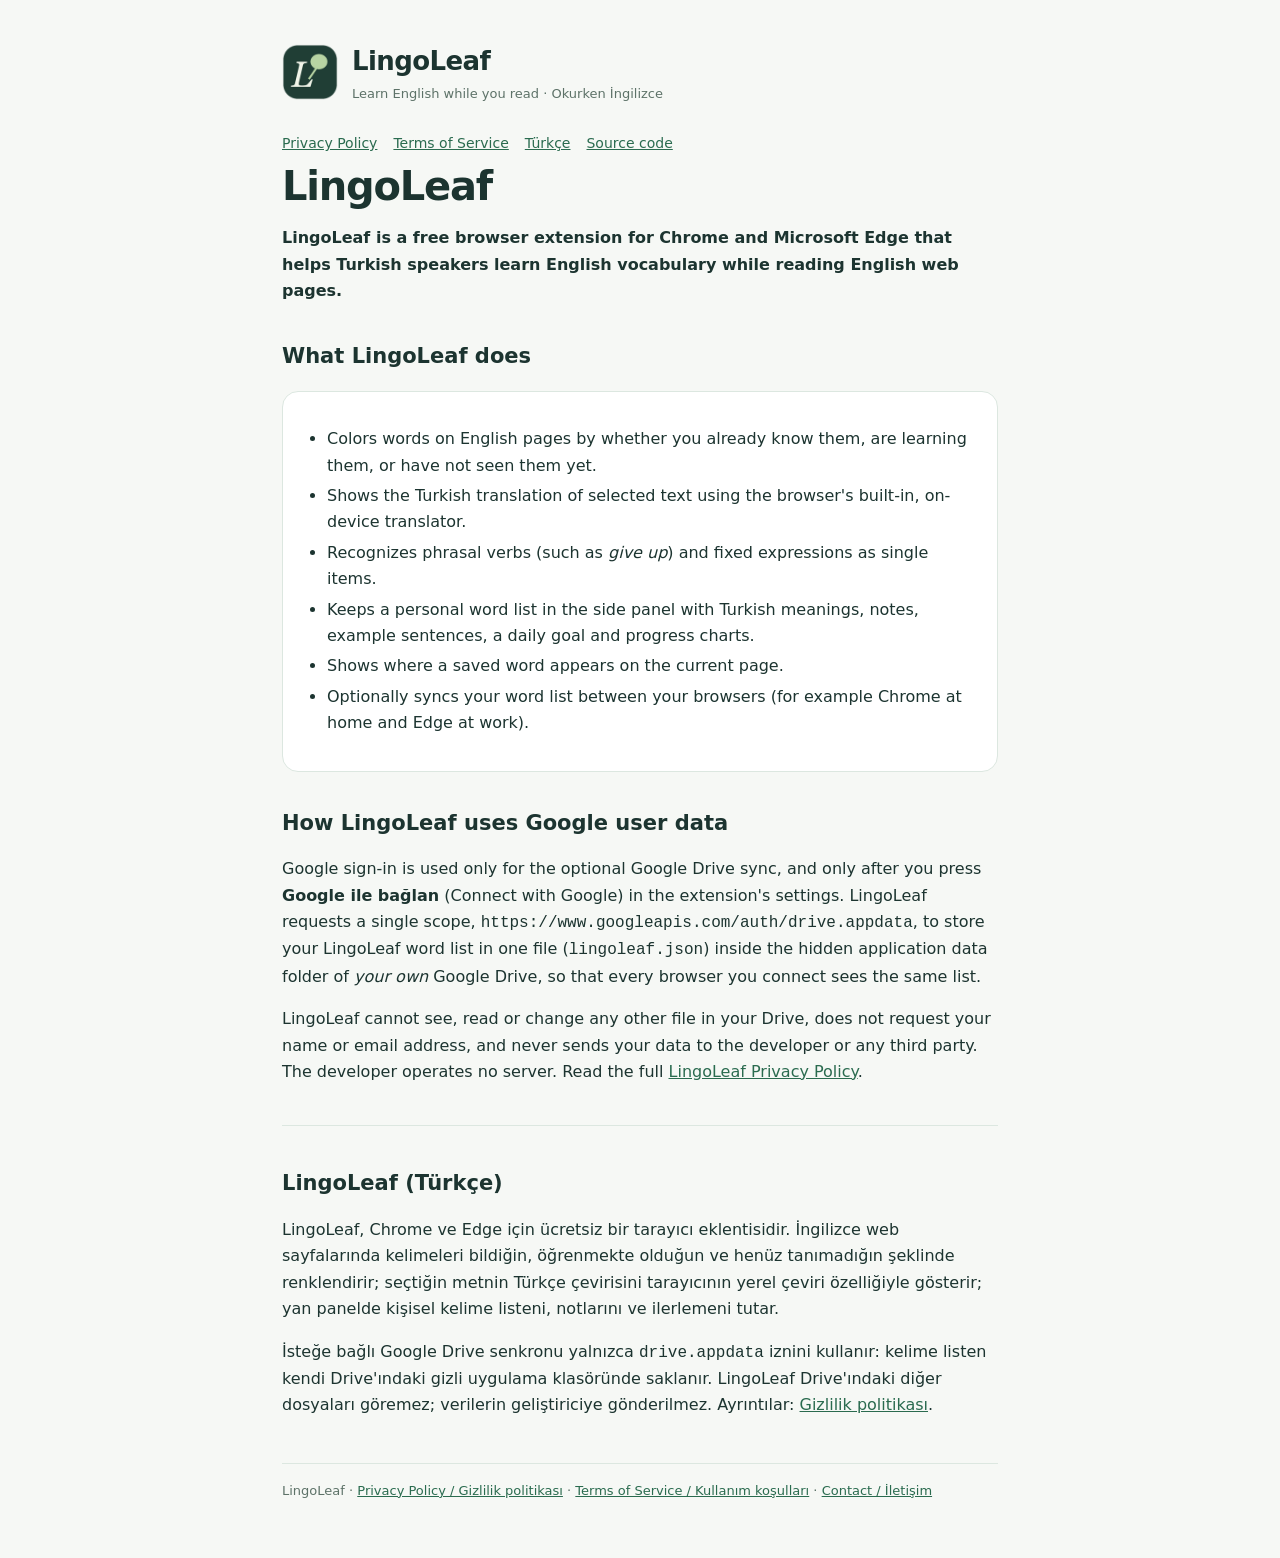
<file: docs/index.html>
<!DOCTYPE html>
<html lang="en">
<head>
<meta charset="utf-8">
<meta name="viewport" content="width=device-width, initial-scale=1">
<meta name="google-site-verification" content="_SgmbjBTtyTGB5DwlBCYhOKNVDYIsIMRwzYBQDJRFKg" />
<title>LingoLeaf</title>
<meta name="description" content="LingoLeaf is a browser extension for Chrome and Edge that helps you learn English vocabulary while you read web pages.">
<link rel="icon" href="icon.png">
<link rel="stylesheet" href="style.css">
</head>
<body>
<main>
<header><img src="icon.png" alt="LingoLeaf logo"><div><b>LingoLeaf</b><small>Learn English while you read · Okurken İngilizce</small></div></header>
<nav><a href="privacy.html">Privacy Policy</a><a href="terms.html">Terms of Service</a><a href="#tr">Türkçe</a><a href="https://github.com/chtcngz/lingo-leaf">Source code</a></nav>

<h1>LingoLeaf</h1>
<p><b>LingoLeaf is a free browser extension for Chrome and Microsoft Edge that helps Turkish speakers learn English vocabulary while reading English web pages.</b></p>

<h2>What LingoLeaf does</h2>
<div class="box"><ul>
<li>Colors words on English pages by whether you already know them, are learning them, or have not seen them yet.</li>
<li>Shows the Turkish translation of selected text using the browser's built-in, on-device translator.</li>
<li>Recognizes phrasal verbs (such as <i>give up</i>) and fixed expressions as single items.</li>
<li>Keeps a personal word list in the side panel with Turkish meanings, notes, example sentences, a daily goal and progress charts.</li>
<li>Shows where a saved word appears on the current page.</li>
<li>Optionally syncs your word list between your browsers (for example Chrome at home and Edge at work).</li>
</ul></div>

<h2>How LingoLeaf uses Google user data</h2>
<p>Google sign-in is used only for the optional Google Drive sync, and only after you press <b>Google ile bağlan</b> (Connect with Google) in the extension's settings. LingoLeaf requests a single scope, <code>https://www.googleapis.com/auth/drive.appdata</code>, to store your LingoLeaf word list in one file (<code>lingoleaf.json</code>) inside the hidden application data folder of <em>your own</em> Google Drive, so that every browser you connect sees the same list.</p>
<p>LingoLeaf cannot see, read or change any other file in your Drive, does not request your name or email address, and never sends your data to the developer or any third party. The developer operates no server. Read the full <a href="privacy.html">LingoLeaf Privacy Policy</a>.</p>

<hr>
<h2 id="tr">LingoLeaf (Türkçe)</h2>
<p>LingoLeaf, Chrome ve Edge için ücretsiz bir tarayıcı eklentisidir. İngilizce web sayfalarında kelimeleri bildiğin, öğrenmekte olduğun ve henüz tanımadığın şeklinde renklendirir; seçtiğin metnin Türkçe çevirisini tarayıcının yerel çeviri özelliğiyle gösterir; yan panelde kişisel kelime listeni, notlarını ve ilerlemeni tutar.</p>
<p>İsteğe bağlı Google Drive senkronu yalnızca <code>drive.appdata</code> iznini kullanır: kelime listen kendi Drive'ındaki gizli uygulama klasöründe saklanır. LingoLeaf Drive'ındaki diğer dosyaları göremez; verilerin geliştiriciye gönderilmez. Ayrıntılar: <a href="privacy.html">Gizlilik politikası</a>.</p>

<footer>LingoLeaf · <a href="privacy.html">Privacy Policy / Gizlilik politikası</a> · <a href="terms.html">Terms of Service / Kullanım koşulları</a> · <a href="https://github.com/chtcngz/lingo-leaf/issues">Contact / İletişim</a></footer>
</main>
</body>
</html>
</file>
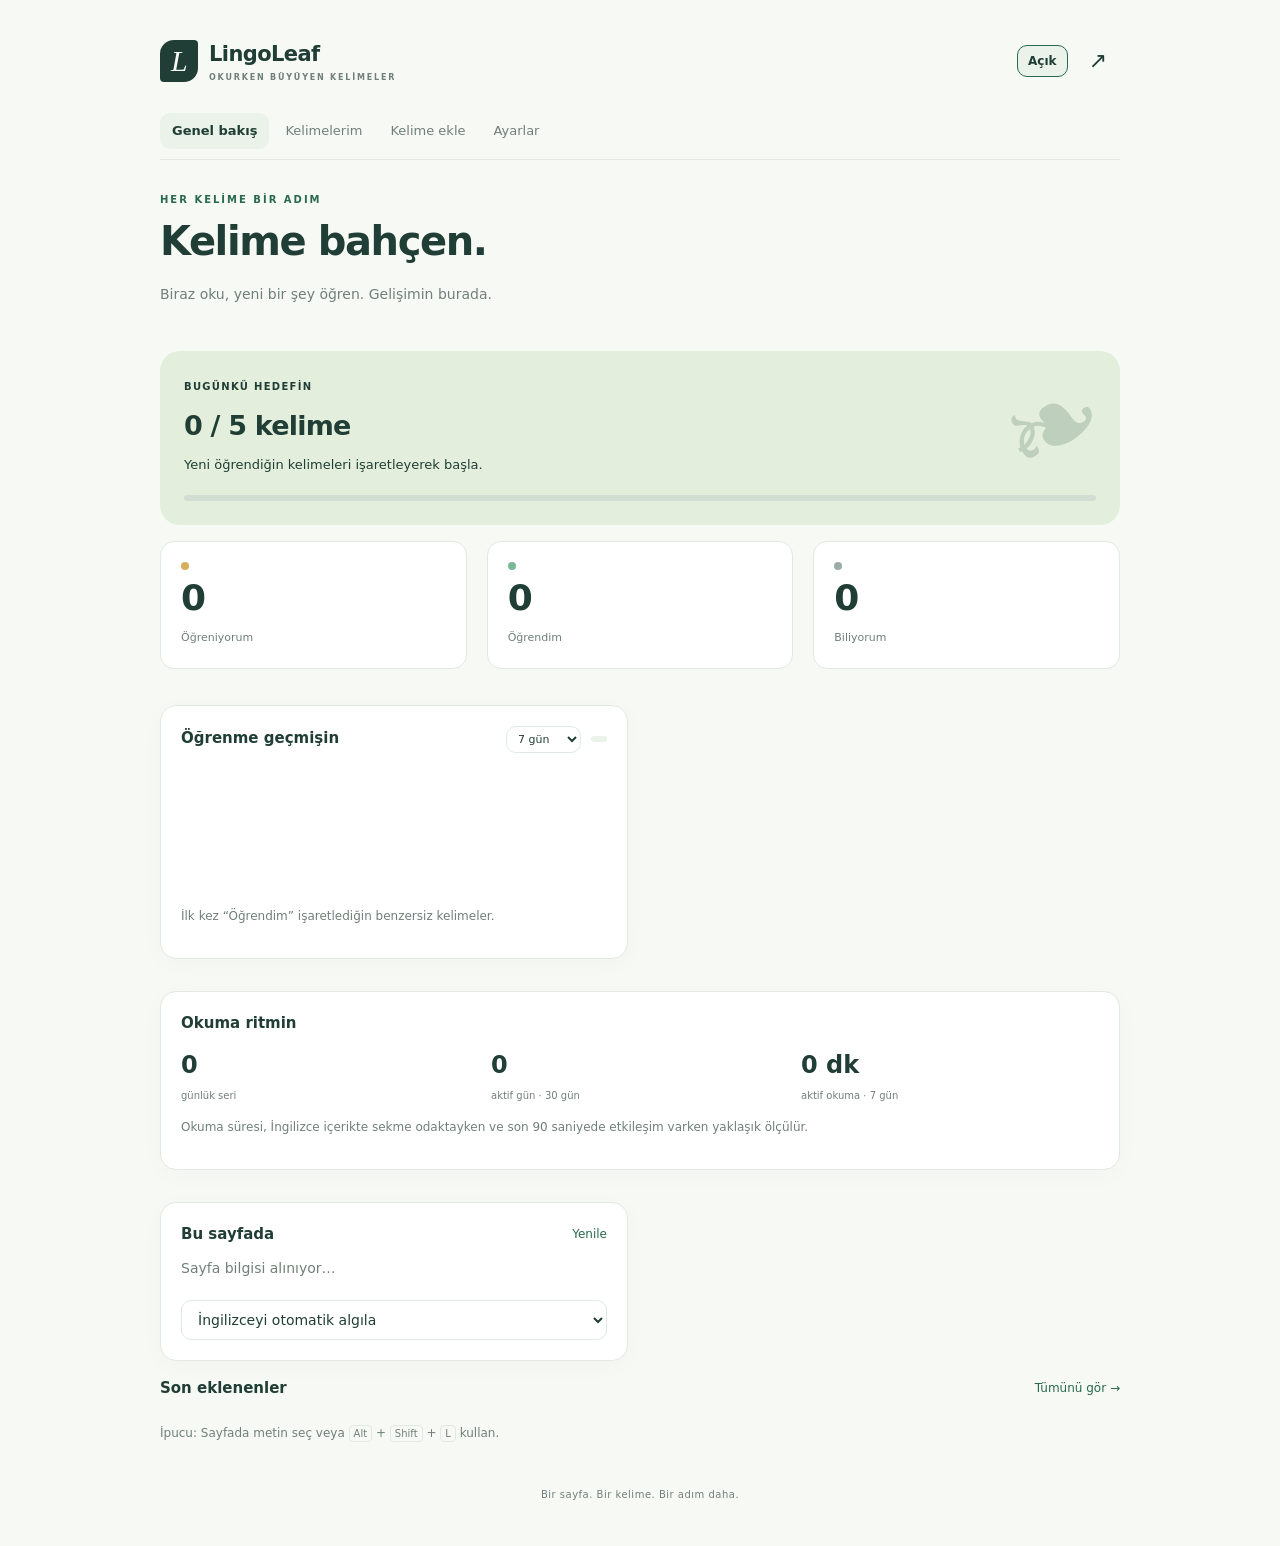
<file: panel.html>
<!doctype html>
<html lang="tr"><head><meta charset="utf-8"><meta name="viewport" content="width=device-width, initial-scale=1"><title>LingoLeaf · Kelime bahçen</title><link rel="stylesheet" href="panel.css"></head>
<body>
<div class="app">
<header><a class="brand" href="panel.html"><span class="logo">L</span><span>LingoLeaf<small>OKURKEN BÜYÜYEN KELİMELER</small></span></a><div class="header-actions"><button id="quick-toggle" type="button" aria-pressed="true" aria-label="LingoLeaf'i duraklat">Açık</button><button id="expand" class="icon" title="Tam ekranda aç" aria-label="Tam ekranda aç">↗</button></div></header>
<nav aria-label="Ana gezinme"><button data-view="home" class="active">Genel bakış</button><button data-view="library">Kelimelerim</button><button data-view="add">Kelime ekle</button><button data-view="settings">Ayarlar</button></nav>
<main>
<section id="home" class="view">
<div class="eyebrow">HER KELİME BİR ADIM</div><h1>Kelime bahçen.</h1><p class="muted">Biraz oku, yeni bir şey öğren. Gelişimin burada.</p>
<div class="hero"><div><span class="badge">BUGÜNKÜ HEDEFİN</span><h2 id="goal-title">0 / 5 kelime</h2><p id="goal-note">Yeni öğrendiğin kelimeleri işaretleyerek başla.</p></div><div class="sprout" aria-hidden="true">❧</div><progress id="goal-progress" value="0" max="5"></progress></div>
<div class="stats"><article><span class="dot learning"></span><strong id="count-learning">0</strong><span>Öğreniyorum</span></article><article><span class="dot learned"></span><strong id="count-learned">0</strong><span>Öğrendim</span></article><article><span class="dot known"></span><strong id="count-known">0</strong><span>Biliyorum</span></article></div>
<article class="box"><div class="section-title"><h3>Öğrenme geçmişin</h3><select id="chart-period" aria-label="Grafik dönemi"><option value="7">7 gün</option><option value="30">30 gün</option><option value="90">90 gün</option></select><span id="week-total" class="tag"></span></div><div id="chart" class="chart" aria-label="Seçilen dönemde ilk kez öğrenilen kelimeler"></div><p class="caption">İlk kez “Öğrendim” işaretlediğin benzersiz kelimeler.</p></article>
<article class="box activity-box"><div class="section-title"><h3>Okuma ritmin</h3></div><div class="activity-stats"><div><strong id="streak-count">0</strong><span>günlük seri</span></div><div><strong id="active-days">0</strong><span>aktif gün · 30 gün</span></div><div><strong id="reading-time">0 dk</strong><span>aktif okuma · 7 gün</span></div></div><p class="caption">Okuma süresi, İngilizce içerikte sekme odaktayken ve son 90 saniyede etkileşim varken yaklaşık ölçülür.</p></article><article class="box"><div class="section-title"><h3>Bu sayfada</h3><button id="refresh-page" class="text-button">Yenile</button></div><p id="page-info" class="muted">Sayfa bilgisi alınıyor…</p><div class="row"><select id="site-mode" aria-label="Bu sitede çalışma modu"><option value="auto">İngilizceyi otomatik algıla</option><option value="on">Bu sitede elle etkinleştir</option><option value="off">Bu sitede duraklat</option></select></div></article>
<div class="section-title"><h3>Son eklenenler</h3><button class="text-button" data-goto="library">Tümünü gör →</button></div><div id="recent"></div>
<p class="caption">İpucu: Sayfada metin seç veya <kbd>Alt</kbd> + <kbd>Shift</kbd> + <kbd>L</kbd> kullan.</p>
</section>
<section id="library" class="view" hidden><div class="eyebrow">KİŞİSEL KÜTÜPHANEN</div><h1>Kelimelerin, bir arada.</h1><p class="muted">Durumlarını değiştir, örneklerini hatırla.</p><input id="search" type="search" placeholder="Kelime veya ifade ara…" aria-label="Kelime ara"><div class="filters" id="filters"><button data-filter="all" class="active">Tümü</button><button data-filter="learning">Öğreniyorum</button><button data-filter="learned">Öğrendim</button><button data-filter="known">Biliyorum</button></div><div class="row"><select id="sort" aria-label="Sıralama"><option value="new">Son eklenen</option><option value="alpha">A → Z</option></select><button id="select-all">Görünenleri seç</button></div><div id="bulk" class="bulk" hidden><span id="selected-count"></span><select id="bulk-status" aria-label="Seçili kelimelerin durumu"><option value="learning">Öğreniyorum</option><option value="learned">Öğrendim</option><option value="known">Biliyorum</option><option value="remove">Kaydı kaldır</option></select><button id="bulk-apply" class="primary">Uygula</button></div><p id="translate-hint" class="caption" hidden>Türkçe karşılıklar için Chrome'un çeviri paketi gerekiyor. <button type="button" id="translate-words" class="text-button">Paketi indir ve çevir</button></p><div id="word-list"></div><button id="more" hidden>Daha fazla göster</button><p id="library-count" class="caption"></p></section>
<section id="add" class="view" hidden><div class="eyebrow">KELİME KÜTÜPHANENİ BÜYÜT</div><h1>Bir kelime ekle.</h1><p class="muted">İngilizce kelime, ifade veya metin ekle. Kelimeleri seçip durumlarını belirle.</p><textarea id="source" maxlength="5000" rows="5" placeholder="What would you like to learn today?" aria-label="Eklenecek İngilizce metin"></textarea><p id="source-origin" class="caption"></p><article class="box"><div class="section-title"><h3>Kelime seçimi</h3><button id="pick-all" class="text-button">Yenileri seç</button></div><p class="caption">Yeni kelimeler üstte; kaydettiklerin durumlarına göre gruplanır, özel adlar ve bildiklerin en altta kapalı durur. Kaydettikten sonra seçim temizlenir.</p><div id="token-list" class="token-groups"></div><div class="row pick-actions"><select id="pick-status" aria-label="Eklenecek kelimelerin durumu"><option value="learning">Öğreniyorum</option><option value="known">Biliyorum</option><option value="learned">Öğrendim</option></select><button id="save-picked" class="primary">Seçilenleri kaydet</button></div><button id="save-phrase" class="wide">Metni ifade olarak kaydet</button></article><article class="box"><h3>İlk kurulum için</h3><p class="caption">Bildiğin kelimeleri üstteki alana yapıştır; Yenileri seç → Biliyorum → Seçilenleri kaydet. Sonraki sayfalarda bu kelimeler özgün rengiyle görünür.</p></article></section>
<section id="settings" class="view" hidden><div class="eyebrow">SANA GÖRE BİR ALAN</div><h1>Okuma ritmin.</h1><article class="box"><label class="setting"><span><b>Renklendirme</b><small>İngilizce sayfalarda otomatik çalışır.</small></span><input id="enabled" type="checkbox" role="switch"></label><label class="setting"><span><b>Seçim menüsü</b><small>Metin seçtiğinde hızlı işlem kartı.</small></span><input id="menu" type="checkbox" role="switch"></label><label class="setting"><span><b>Özel adları atla</b><small>Kişi, yer ve kurum adları renklendirilmez ve panelde ayrı grupta durur.</small></span><input id="names" type="checkbox" role="switch"></label><label class="setting"><span><b>Chrome senkronu</b><small id="sync-status">Kelimelerin ve durumları, aynı Google hesabıyla oturum açtığın Chrome'larda eşitlenir.</small></span><input id="sync" type="checkbox" role="switch"></label><label class="setting"><span>Günlük öğrenme hedefi</span><input id="goal" type="number" min="1" max="1000"></label><label class="setting"><span>Renk belirginliği</span><select id="intensity"><option value="soft">Hafif</option><option value="normal">Normal</option><option value="strong">Belirgin</option></select></label><label class="setting"><span>Arayüz teması</span><select id="theme"><option value="system">Sistem</option><option value="light">Açık</option><option value="dark">Koyu</option></select></label></article><article class="box"><h3>Kelime renkleri</h3><p class="caption">Metnin rengi değişir; alt çizgi kullanılmaz. Seçtiğin renk, sayfanın zeminine göre okunabilir bir tona uyarlanır.</p><label class="setting"><span>Bilinmeyen</span><input type="color" id="color-unknown"></label><label class="setting"><span>Öğreniyorum</span><input type="color" id="color-learning"></label><label class="setting"><span>Öğrendim</span><input type="color" id="color-learned"></label><div id="color-preview" class="color-preview" aria-label="Renk önizlemesi"></div><p class="caption">Renkler her sayfada zemine ve yazı boyutuna göre yeniden ayarlanır: ton korunur, okunurluk için açıklık değişir. Normal ve Belirgin seviyeler kelimenin arkasına hafif bir zemin de ekler. “Biliyorum” kelimeleri sayfanın özgün rengini korur. Görsel veya degradeli zeminlerde okunabilirliği korumak için özgün metin rengi korunur.</p><button id="reset-colors">Varsayılan renkler</button></article><article class="box" id="drive-box"><h3>Google Drive senkronu</h3><p class="caption">İsteğe bağlı. Chrome ve Edge dahil, Google ile bağladığın her tarayıcıda kelimelerin, notların, ayarların ve geçmişin eşitlenir. Veriler kendi Drive'ındaki gizli uygulama klasöründe durur; eklenti diğer dosyalarını göremez.</p><div class="row"><button type="button" id="drive-connect" class="primary">Google ile bağlan</button><button type="button" id="drive-sync" hidden>Şimdi eşitle</button><button type="button" id="drive-disconnect" hidden>Bağlantıyı kes</button></div><p id="drive-status" class="caption" aria-live="polite"></p><details class="drive-advanced"><summary>Gelişmiş: kendi Google istemcini kullan</summary><p class="caption">Yalnızca kendi Google Cloud istemcini kullanmak istiyorsan doldur (README'deki rehber). Boş bırakırsan LingoLeaf'in istemcisi kullanılır.</p><label class="drive-field">Bu tarayıcının yönlendirme adresi<span class="row"><input id="drive-redirect" type="text" readonly><button type="button" id="drive-copy">Kopyala</button></span></label><label class="drive-field">OAuth istemci kimliği<input id="drive-client" type="text" placeholder="Boş: LingoLeaf istemcisi" spellcheck="false" autocomplete="off"></label></details></article><article class="box"><h3>Yedekle ve taşı</h3><p class="caption">Verilerin bu Chrome profilinde saklanır. Eklentiyi kaldırmadan önce yedek al.</p><div class="row"><button id="export">Yedek indir</button><button id="import">Yedek yükle</button><input type="file" accept=".json,.csv,.txt,application/json,text/csv,text/plain" id="import-file" hidden></div><p class="caption">JSON yedeği, CSV veya satır başına bir kelime içeren TXT dosyası yükleyebilirsin. Mevcut kayıtlar korunur.</p><label class="setting"><span>Durumu olmayan CSV / TXT kelimeleri</span><select id="import-status"><option value="known">Biliyorum</option><option value="learning">Öğreniyorum</option><option value="learned">Öğrendim</option></select></label><button id="export-csv" class="wide">Kelimeleri CSV indir</button></article><p class="caption">LingoLeaf 0.4.0 · Yerel kayıt · Hesap gerektirmez</p></section>
</main><dialog id="word-dialog"><form id="detail-form"><div class="section-title"><h2 id="detail-title"></h2><button type="button" id="close-detail" aria-label="Kapat">✕</button></div><label>Türkçe karşılığı<input id="detail-translation" type="text" maxlength="500" placeholder="Çeviri yoksa kendin yazabilirsin"></label><label>Örnek cümle<textarea id="detail-example" rows="3" maxlength="1000"></textarea></label><label>Notun<textarea id="detail-note" rows="3" maxlength="2000" placeholder="Kendi açıklamanı veya hatırlatma notunu yaz…"></textarea></label><p id="detail-date" class="caption"></p><a id="detail-source" target="_blank" rel="noopener noreferrer" class="text-button" hidden>Kaynak sayfayı aç ↗</a><div class="row detail-actions"><button type="submit" class="primary">Kaydet</button><button type="button" id="forget-word">Unuttum</button><button type="button" id="delete-word">Kaydı kaldır</button></div></form></dialog><div id="toast" role="status" hidden></div><footer>Bir sayfa. Bir kelime. Bir adım daha.</footer>
</div><script src="phrases.js"></script><script src="expressions.js"></script><script src="core.js"></script><script src="drive.js"></script><script src="panel.js"></script></body></html>
</file>
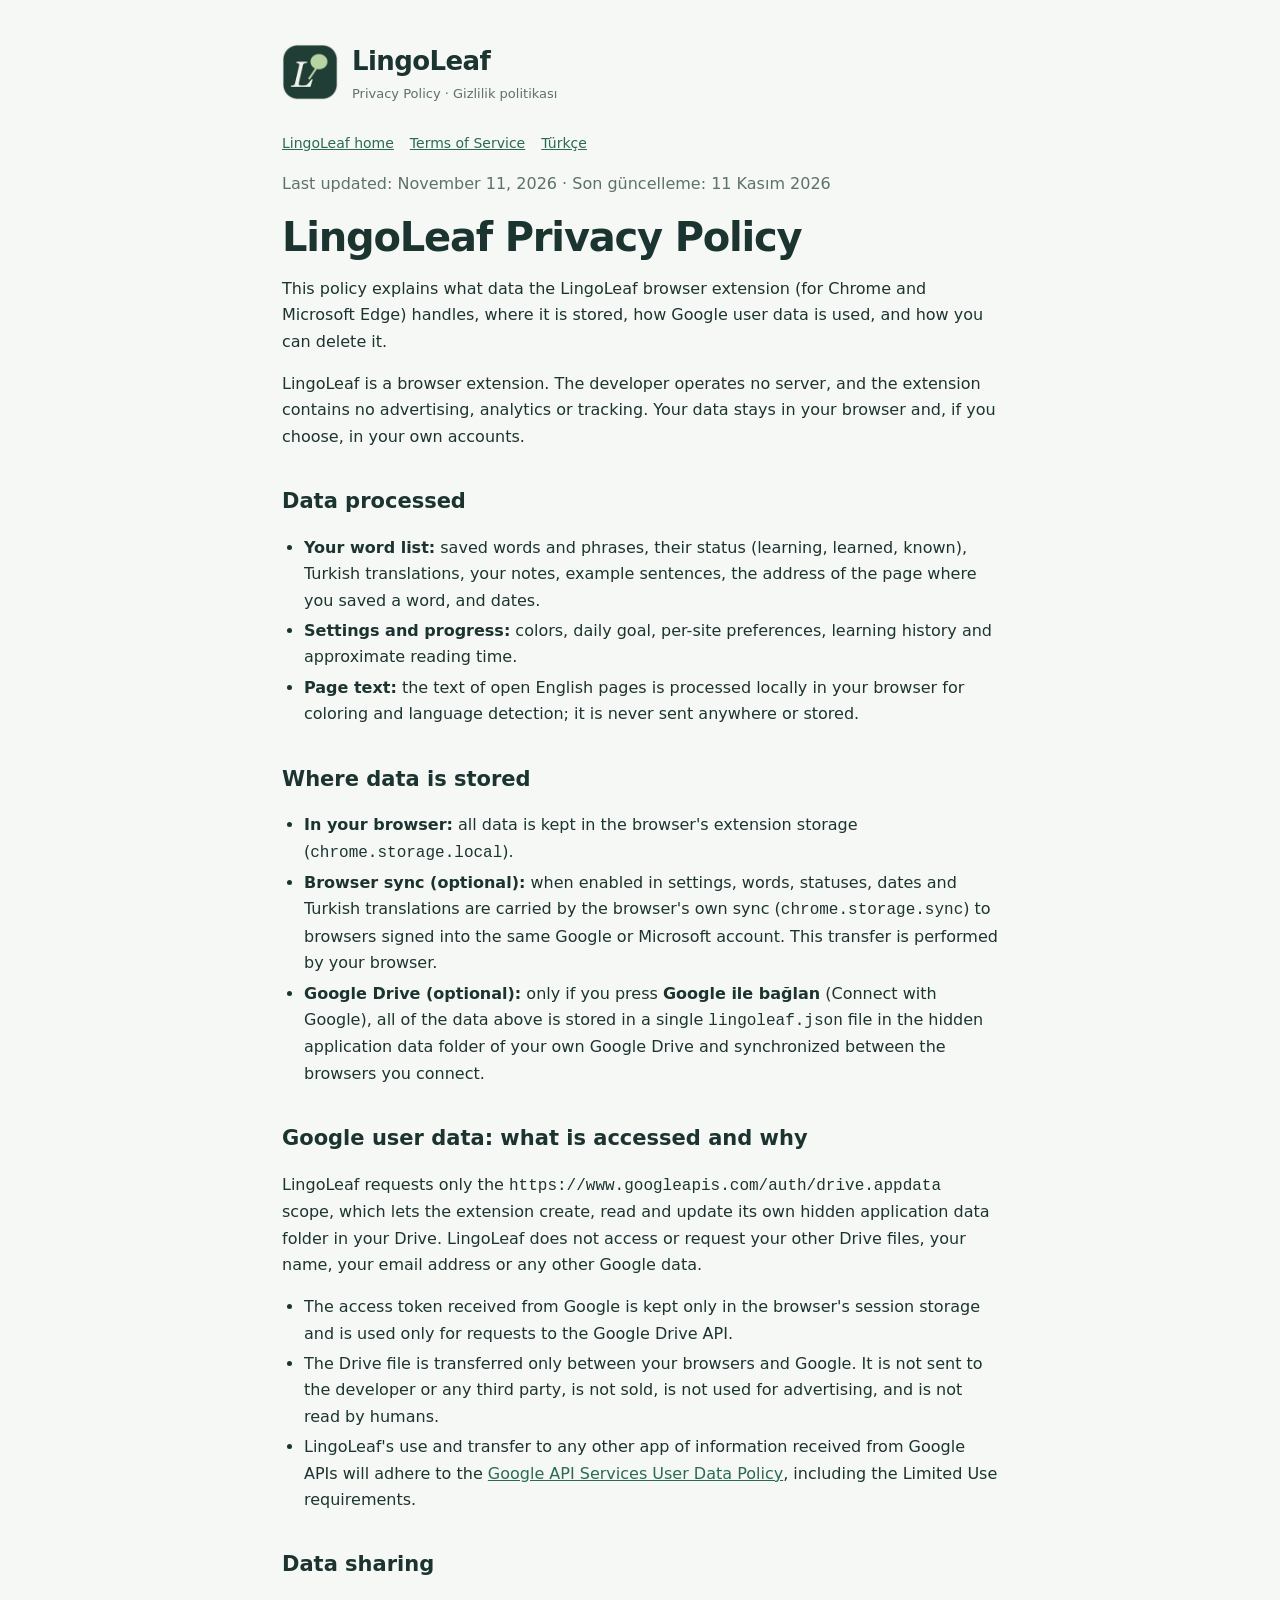
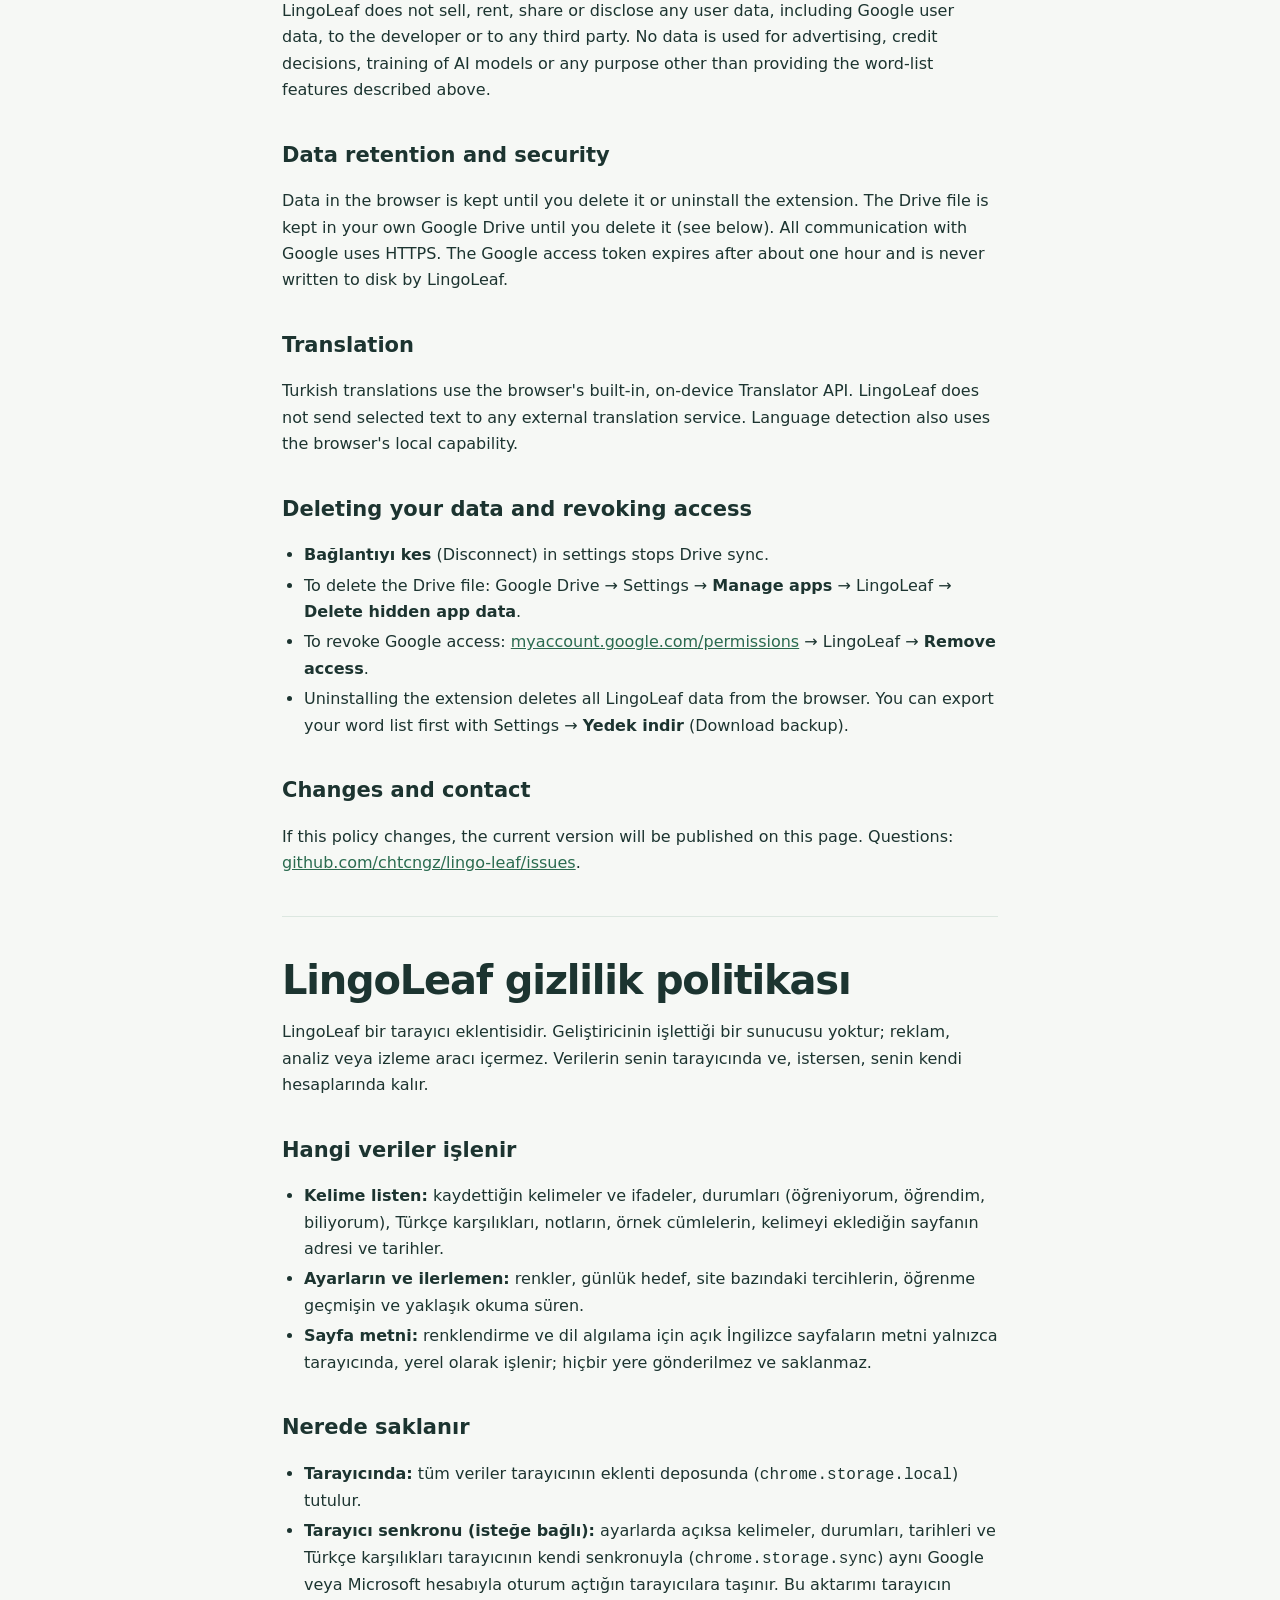
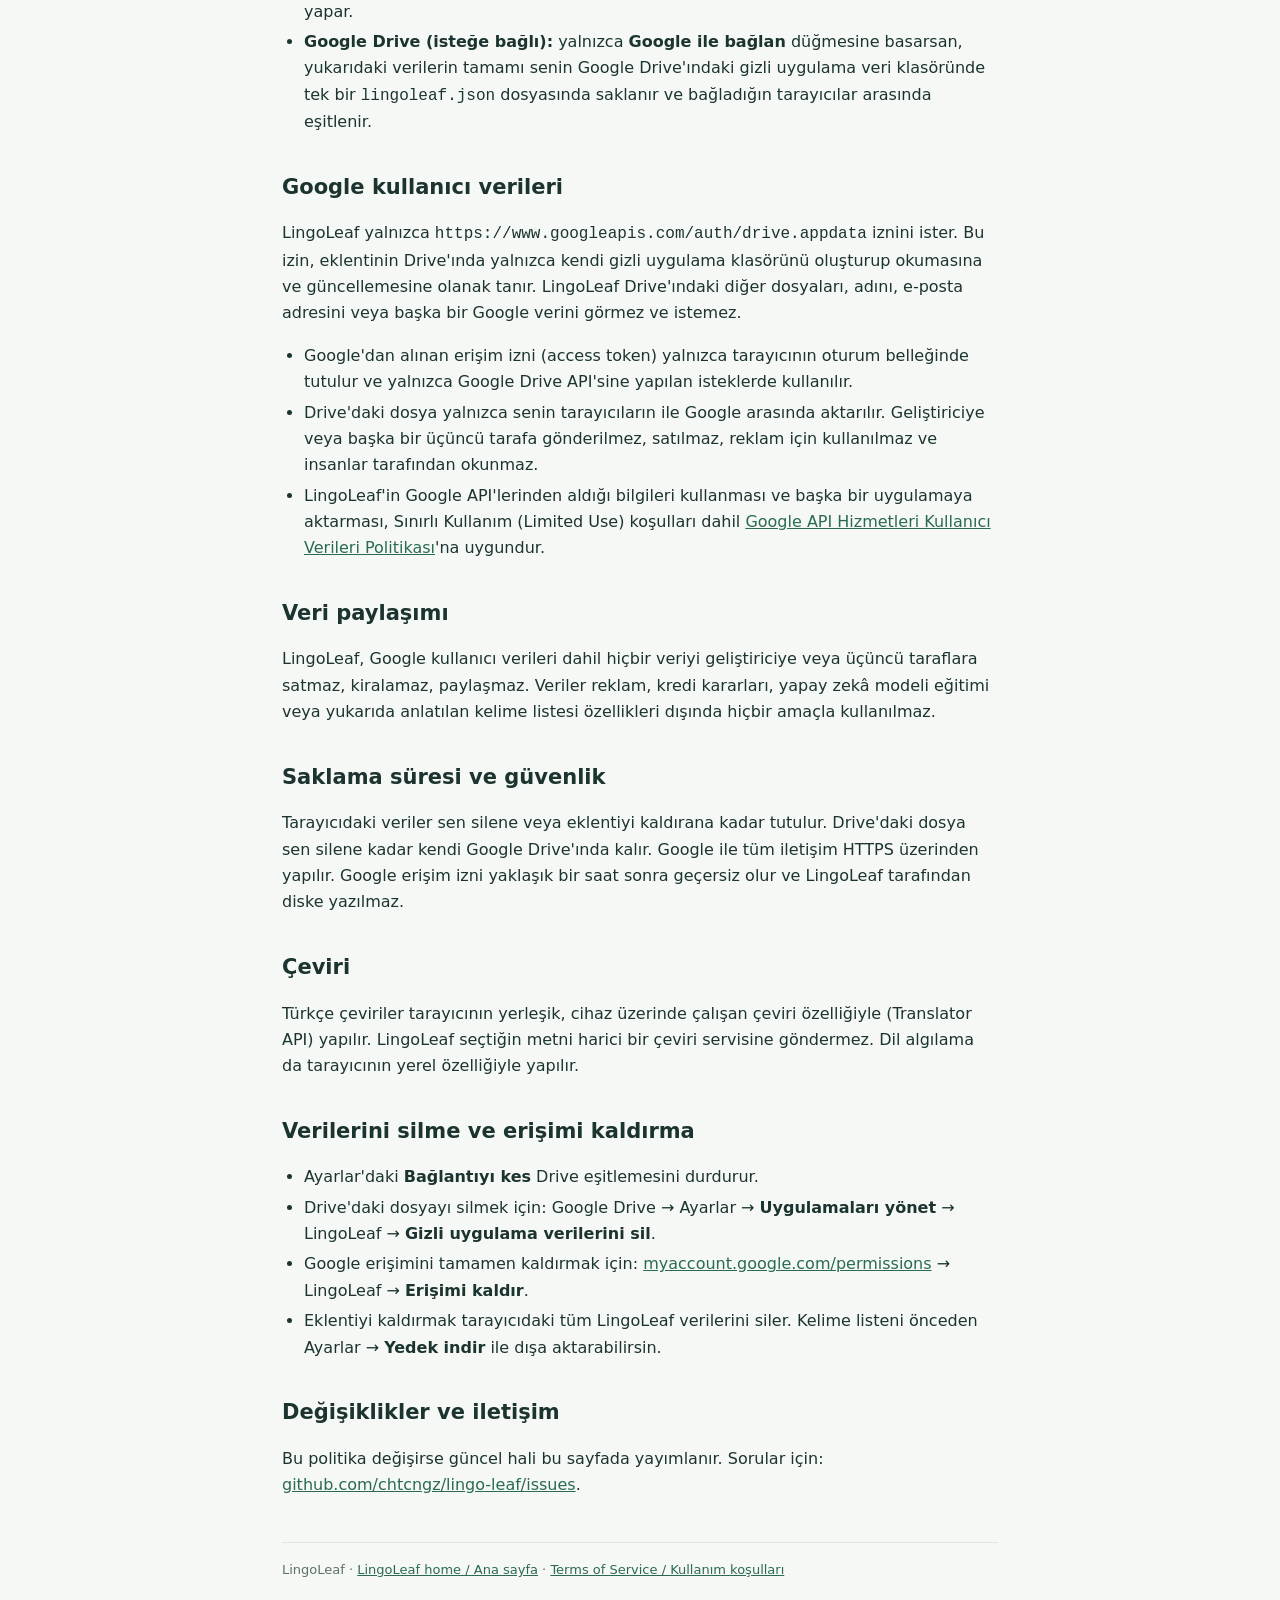
<file: docs/privacy.html>
<!DOCTYPE html>
<html lang="en">
<head>
<meta charset="utf-8">
<meta name="viewport" content="width=device-width, initial-scale=1">
<title>LingoLeaf Privacy Policy</title>
<link rel="icon" href="icon.png">
<link rel="stylesheet" href="style.css">
</head>
<body>
<main>
<header><img src="icon.png" alt=""><div><b>LingoLeaf</b><small>Privacy Policy · Gizlilik politikası</small></div></header>
<nav><a href="index.html">LingoLeaf home</a><a href="terms.html">Terms of Service</a><a href="#tr">Türkçe</a></nav>
<p class="muted">Last updated: November 11, 2026 · Son güncelleme: 11 Kasım 2026</p>

<h1 id="en">LingoLeaf Privacy Policy</h1>
<p>This policy explains what data the LingoLeaf browser extension (for Chrome and Microsoft Edge) handles, where it is stored, how Google user data is used, and how you can delete it.</p>
<p>LingoLeaf is a browser extension. The developer operates no server, and the extension contains no advertising, analytics or tracking. Your data stays in your browser and, if you choose, in your own accounts.</p>

<h2>Data processed</h2>
<ul>
<li><b>Your word list:</b> saved words and phrases, their status (learning, learned, known), Turkish translations, your notes, example sentences, the address of the page where you saved a word, and dates.</li>
<li><b>Settings and progress:</b> colors, daily goal, per-site preferences, learning history and approximate reading time.</li>
<li><b>Page text:</b> the text of open English pages is processed locally in your browser for coloring and language detection; it is never sent anywhere or stored.</li>
</ul>

<h2>Where data is stored</h2>
<ul>
<li><b>In your browser:</b> all data is kept in the browser's extension storage (<code>chrome.storage.local</code>).</li>
<li><b>Browser sync (optional):</b> when enabled in settings, words, statuses, dates and Turkish translations are carried by the browser's own sync (<code>chrome.storage.sync</code>) to browsers signed into the same Google or Microsoft account. This transfer is performed by your browser.</li>
<li><b>Google Drive (optional):</b> only if you press <b>Google ile bağlan</b> (Connect with Google), all of the data above is stored in a single <code>lingoleaf.json</code> file in the hidden application data folder of your own Google Drive and synchronized between the browsers you connect.</li>
</ul>

<h2>Google user data: what is accessed and why</h2>
<p>LingoLeaf requests only the <code>https://www.googleapis.com/auth/drive.appdata</code> scope, which lets the extension create, read and update its own hidden application data folder in your Drive. LingoLeaf does not access or request your other Drive files, your name, your email address or any other Google data.</p>
<ul>
<li>The access token received from Google is kept only in the browser's session storage and is used only for requests to the Google Drive API.</li>
<li>The Drive file is transferred only between your browsers and Google. It is not sent to the developer or any third party, is not sold, is not used for advertising, and is not read by humans.</li>
<li>LingoLeaf's use and transfer to any other app of information received from Google APIs will adhere to the <a href="https://developers.google.com/terms/api-services-user-data-policy">Google API Services User Data Policy</a>, including the Limited Use requirements.</li>
</ul>

<h2>Data sharing</h2>
<p>LingoLeaf does not sell, rent, share or disclose any user data, including Google user data, to the developer or to any third party. No data is used for advertising, credit decisions, training of AI models or any purpose other than providing the word-list features described above.</p>

<h2>Data retention and security</h2>
<p>Data in the browser is kept until you delete it or uninstall the extension. The Drive file is kept in your own Google Drive until you delete it (see below). All communication with Google uses HTTPS. The Google access token expires after about one hour and is never written to disk by LingoLeaf.</p>

<h2>Translation</h2>
<p>Turkish translations use the browser's built-in, on-device Translator API. LingoLeaf does not send selected text to any external translation service. Language detection also uses the browser's local capability.</p>

<h2>Deleting your data and revoking access</h2>
<ul>
<li><b>Bağlantıyı kes</b> (Disconnect) in settings stops Drive sync.</li>
<li>To delete the Drive file: Google Drive → Settings → <b>Manage apps</b> → LingoLeaf → <b>Delete hidden app data</b>.</li>
<li>To revoke Google access: <a href="https://myaccount.google.com/permissions">myaccount.google.com/permissions</a> → LingoLeaf → <b>Remove access</b>.</li>
<li>Uninstalling the extension deletes all LingoLeaf data from the browser. You can export your word list first with Settings → <b>Yedek indir</b> (Download backup).</li>
</ul>

<h2>Changes and contact</h2>
<p>If this policy changes, the current version will be published on this page. Questions: <a href="https://github.com/chtcngz/lingo-leaf/issues">github.com/chtcngz/lingo-leaf/issues</a>.</p>

<hr>
<h1 id="tr">LingoLeaf gizlilik politikası</h1>
<p>LingoLeaf bir tarayıcı eklentisidir. Geliştiricinin işlettiği bir sunucusu yoktur; reklam, analiz veya izleme aracı içermez. Verilerin senin tarayıcında ve, istersen, senin kendi hesaplarında kalır.</p>

<h2>Hangi veriler işlenir</h2>
<ul>
<li><b>Kelime listen:</b> kaydettiğin kelimeler ve ifadeler, durumları (öğreniyorum, öğrendim, biliyorum), Türkçe karşılıkları, notların, örnek cümlelerin, kelimeyi eklediğin sayfanın adresi ve tarihler.</li>
<li><b>Ayarların ve ilerlemen:</b> renkler, günlük hedef, site bazındaki tercihlerin, öğrenme geçmişin ve yaklaşık okuma süren.</li>
<li><b>Sayfa metni:</b> renklendirme ve dil algılama için açık İngilizce sayfaların metni yalnızca tarayıcında, yerel olarak işlenir; hiçbir yere gönderilmez ve saklanmaz.</li>
</ul>

<h2>Nerede saklanır</h2>
<ul>
<li><b>Tarayıcında:</b> tüm veriler tarayıcının eklenti deposunda (<code>chrome.storage.local</code>) tutulur.</li>
<li><b>Tarayıcı senkronu (isteğe bağlı):</b> ayarlarda açıksa kelimeler, durumları, tarihleri ve Türkçe karşılıkları tarayıcının kendi senkronuyla (<code>chrome.storage.sync</code>) aynı Google veya Microsoft hesabıyla oturum açtığın tarayıcılara taşınır. Bu aktarımı tarayıcın yapar.</li>
<li><b>Google Drive (isteğe bağlı):</b> yalnızca <b>Google ile bağlan</b> düğmesine basarsan, yukarıdaki verilerin tamamı senin Google Drive'ındaki gizli uygulama veri klasöründe tek bir <code>lingoleaf.json</code> dosyasında saklanır ve bağladığın tarayıcılar arasında eşitlenir.</li>
</ul>

<h2>Google kullanıcı verileri</h2>
<p>LingoLeaf yalnızca <code>https://www.googleapis.com/auth/drive.appdata</code> iznini ister. Bu izin, eklentinin Drive'ında yalnızca kendi gizli uygulama klasörünü oluşturup okumasına ve güncellemesine olanak tanır. LingoLeaf Drive'ındaki diğer dosyaları, adını, e-posta adresini veya başka bir Google verini görmez ve istemez.</p>
<ul>
<li>Google'dan alınan erişim izni (access token) yalnızca tarayıcının oturum belleğinde tutulur ve yalnızca Google Drive API'sine yapılan isteklerde kullanılır.</li>
<li>Drive'daki dosya yalnızca senin tarayıcıların ile Google arasında aktarılır. Geliştiriciye veya başka bir üçüncü tarafa gönderilmez, satılmaz, reklam için kullanılmaz ve insanlar tarafından okunmaz.</li>
<li>LingoLeaf'in Google API'lerinden aldığı bilgileri kullanması ve başka bir uygulamaya aktarması, Sınırlı Kullanım (Limited Use) koşulları dahil <a href="https://developers.google.com/terms/api-services-user-data-policy">Google API Hizmetleri Kullanıcı Verileri Politikası</a>'na uygundur.</li>
</ul>

<h2>Veri paylaşımı</h2>
<p>LingoLeaf, Google kullanıcı verileri dahil hiçbir veriyi geliştiriciye veya üçüncü taraflara satmaz, kiralamaz, paylaşmaz. Veriler reklam, kredi kararları, yapay zekâ modeli eğitimi veya yukarıda anlatılan kelime listesi özellikleri dışında hiçbir amaçla kullanılmaz.</p>

<h2>Saklama süresi ve güvenlik</h2>
<p>Tarayıcıdaki veriler sen silene veya eklentiyi kaldırana kadar tutulur. Drive'daki dosya sen silene kadar kendi Google Drive'ında kalır. Google ile tüm iletişim HTTPS üzerinden yapılır. Google erişim izni yaklaşık bir saat sonra geçersiz olur ve LingoLeaf tarafından diske yazılmaz.</p>

<h2>Çeviri</h2>
<p>Türkçe çeviriler tarayıcının yerleşik, cihaz üzerinde çalışan çeviri özelliğiyle (Translator API) yapılır. LingoLeaf seçtiğin metni harici bir çeviri servisine göndermez. Dil algılama da tarayıcının yerel özelliğiyle yapılır.</p>

<h2>Verilerini silme ve erişimi kaldırma</h2>
<ul>
<li>Ayarlar'daki <b>Bağlantıyı kes</b> Drive eşitlemesini durdurur.</li>
<li>Drive'daki dosyayı silmek için: Google Drive → Ayarlar → <b>Uygulamaları yönet</b> → LingoLeaf → <b>Gizli uygulama verilerini sil</b>.</li>
<li>Google erişimini tamamen kaldırmak için: <a href="https://myaccount.google.com/permissions">myaccount.google.com/permissions</a> → LingoLeaf → <b>Erişimi kaldır</b>.</li>
<li>Eklentiyi kaldırmak tarayıcıdaki tüm LingoLeaf verilerini siler. Kelime listeni önceden Ayarlar → <b>Yedek indir</b> ile dışa aktarabilirsin.</li>
</ul>

<h2>Değişiklikler ve iletişim</h2>
<p>Bu politika değişirse güncel hali bu sayfada yayımlanır. Sorular için: <a href="https://github.com/chtcngz/lingo-leaf/issues">github.com/chtcngz/lingo-leaf/issues</a>.</p>

<footer>LingoLeaf · <a href="index.html">LingoLeaf home / Ana sayfa</a> · <a href="terms.html">Terms of Service / Kullanım koşulları</a></footer>
</main>
</body>
</html>
</file>
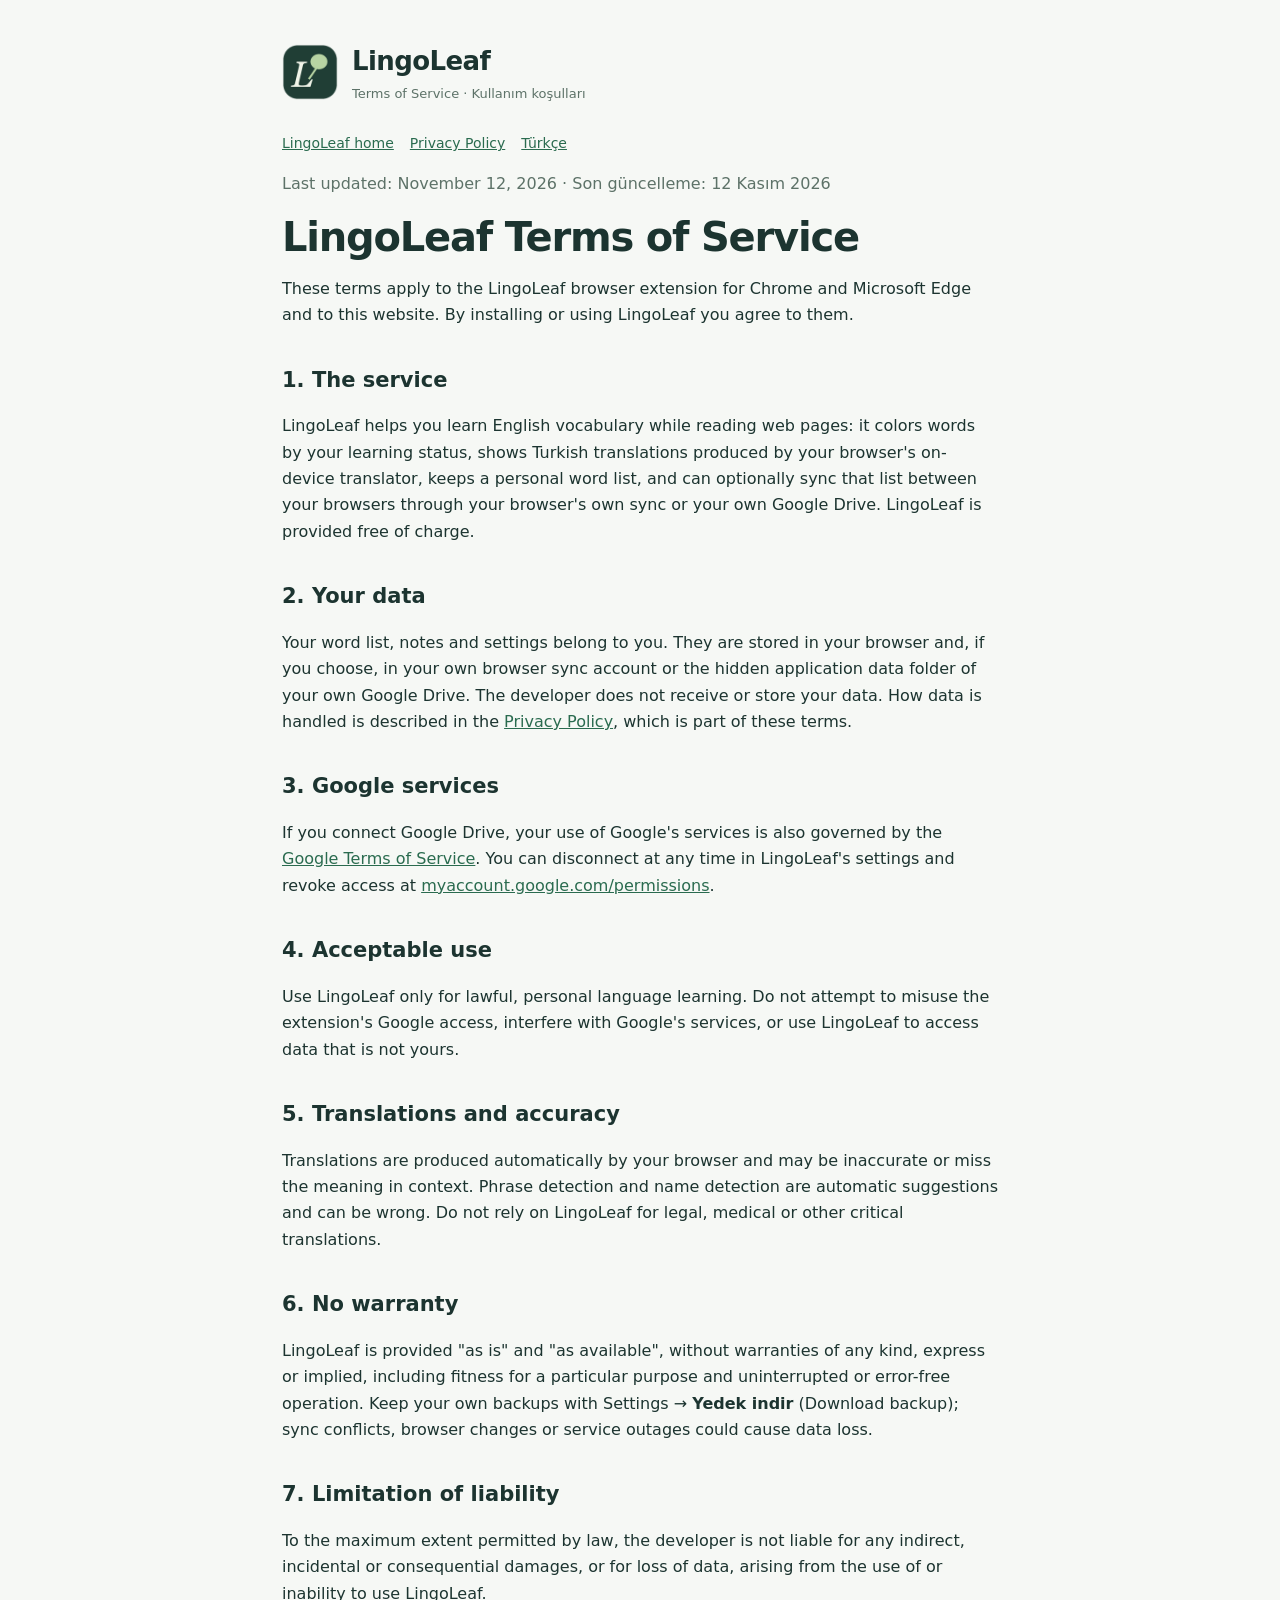
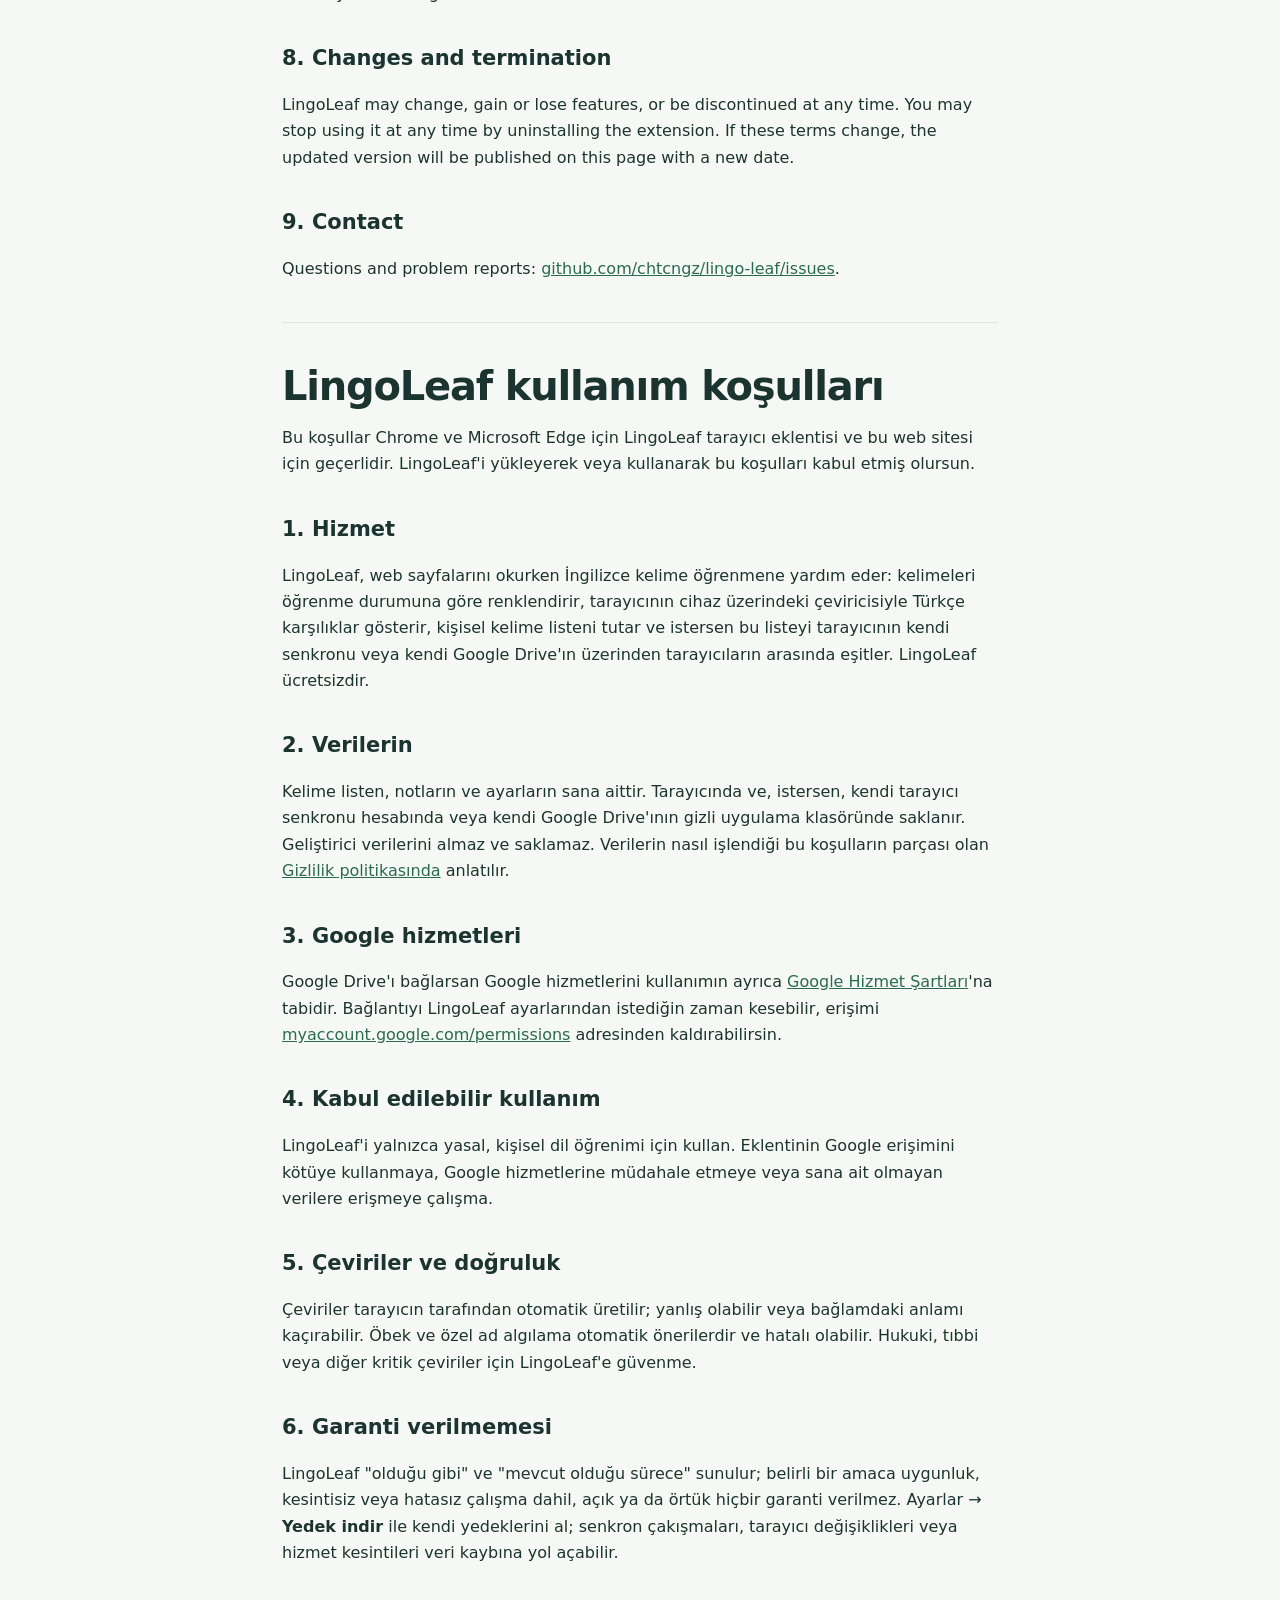
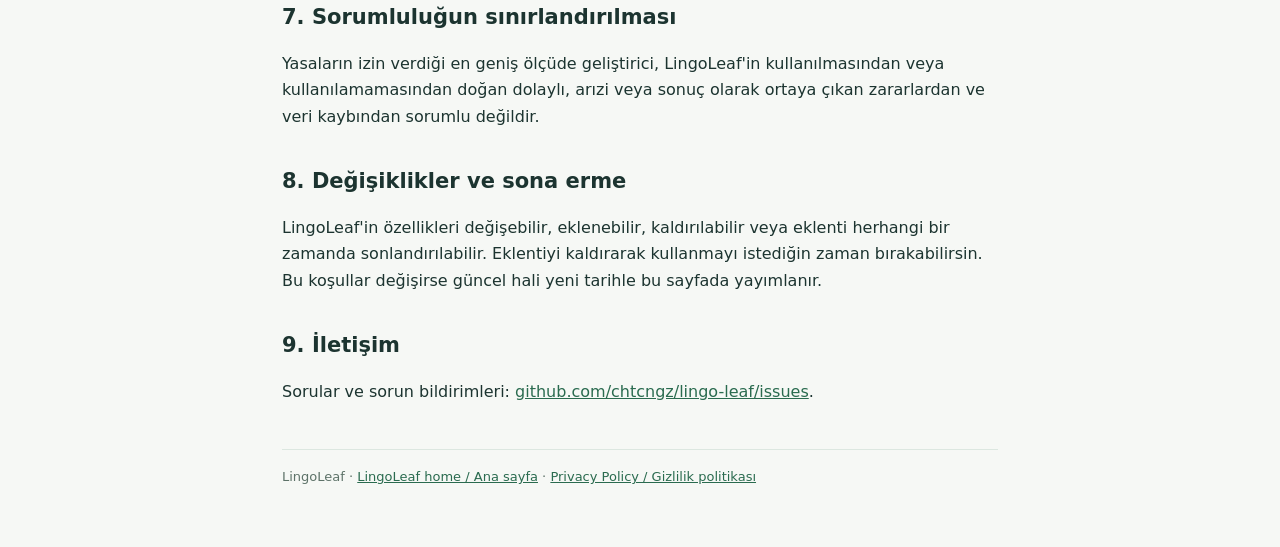
<file: docs/terms.html>
<!DOCTYPE html>
<html lang="en">
<head>
<meta charset="utf-8">
<meta name="viewport" content="width=device-width, initial-scale=1">
<title>LingoLeaf Terms of Service</title>
<link rel="icon" href="icon.png">
<link rel="stylesheet" href="style.css">
</head>
<body>
<main>
<header><img src="icon.png" alt="LingoLeaf logo"><div><b>LingoLeaf</b><small>Terms of Service · Kullanım koşulları</small></div></header>
<nav><a href="index.html">LingoLeaf home</a><a href="privacy.html">Privacy Policy</a><a href="#tr">Türkçe</a></nav>
<p class="muted">Last updated: November 12, 2026 · Son güncelleme: 12 Kasım 2026</p>

<h1 id="en">LingoLeaf Terms of Service</h1>
<p>These terms apply to the LingoLeaf browser extension for Chrome and Microsoft Edge and to this website. By installing or using LingoLeaf you agree to them.</p>

<h2>1. The service</h2>
<p>LingoLeaf helps you learn English vocabulary while reading web pages: it colors words by your learning status, shows Turkish translations produced by your browser's on-device translator, keeps a personal word list, and can optionally sync that list between your browsers through your browser's own sync or your own Google Drive. LingoLeaf is provided free of charge.</p>

<h2>2. Your data</h2>
<p>Your word list, notes and settings belong to you. They are stored in your browser and, if you choose, in your own browser sync account or the hidden application data folder of your own Google Drive. The developer does not receive or store your data. How data is handled is described in the <a href="privacy.html">Privacy Policy</a>, which is part of these terms.</p>

<h2>3. Google services</h2>
<p>If you connect Google Drive, your use of Google's services is also governed by the <a href="https://policies.google.com/terms">Google Terms of Service</a>. You can disconnect at any time in LingoLeaf's settings and revoke access at <a href="https://myaccount.google.com/permissions">myaccount.google.com/permissions</a>.</p>

<h2>4. Acceptable use</h2>
<p>Use LingoLeaf only for lawful, personal language learning. Do not attempt to misuse the extension's Google access, interfere with Google's services, or use LingoLeaf to access data that is not yours.</p>

<h2>5. Translations and accuracy</h2>
<p>Translations are produced automatically by your browser and may be inaccurate or miss the meaning in context. Phrase detection and name detection are automatic suggestions and can be wrong. Do not rely on LingoLeaf for legal, medical or other critical translations.</p>

<h2>6. No warranty</h2>
<p>LingoLeaf is provided "as is" and "as available", without warranties of any kind, express or implied, including fitness for a particular purpose and uninterrupted or error-free operation. Keep your own backups with Settings → <b>Yedek indir</b> (Download backup); sync conflicts, browser changes or service outages could cause data loss.</p>

<h2>7. Limitation of liability</h2>
<p>To the maximum extent permitted by law, the developer is not liable for any indirect, incidental or consequential damages, or for loss of data, arising from the use of or inability to use LingoLeaf.</p>

<h2>8. Changes and termination</h2>
<p>LingoLeaf may change, gain or lose features, or be discontinued at any time. You may stop using it at any time by uninstalling the extension. If these terms change, the updated version will be published on this page with a new date.</p>

<h2>9. Contact</h2>
<p>Questions and problem reports: <a href="https://github.com/chtcngz/lingo-leaf/issues">github.com/chtcngz/lingo-leaf/issues</a>.</p>

<hr>
<h1 id="tr">LingoLeaf kullanım koşulları</h1>
<p>Bu koşullar Chrome ve Microsoft Edge için LingoLeaf tarayıcı eklentisi ve bu web sitesi için geçerlidir. LingoLeaf'i yükleyerek veya kullanarak bu koşulları kabul etmiş olursun.</p>

<h2>1. Hizmet</h2>
<p>LingoLeaf, web sayfalarını okurken İngilizce kelime öğrenmene yardım eder: kelimeleri öğrenme durumuna göre renklendirir, tarayıcının cihaz üzerindeki çeviricisiyle Türkçe karşılıklar gösterir, kişisel kelime listeni tutar ve istersen bu listeyi tarayıcının kendi senkronu veya kendi Google Drive'ın üzerinden tarayıcıların arasında eşitler. LingoLeaf ücretsizdir.</p>

<h2>2. Verilerin</h2>
<p>Kelime listen, notların ve ayarların sana aittir. Tarayıcında ve, istersen, kendi tarayıcı senkronu hesabında veya kendi Google Drive'ının gizli uygulama klasöründe saklanır. Geliştirici verilerini almaz ve saklamaz. Verilerin nasıl işlendiği bu koşulların parçası olan <a href="privacy.html">Gizlilik politikasında</a> anlatılır.</p>

<h2>3. Google hizmetleri</h2>
<p>Google Drive'ı bağlarsan Google hizmetlerini kullanımın ayrıca <a href="https://policies.google.com/terms?hl=tr">Google Hizmet Şartları</a>'na tabidir. Bağlantıyı LingoLeaf ayarlarından istediğin zaman kesebilir, erişimi <a href="https://myaccount.google.com/permissions">myaccount.google.com/permissions</a> adresinden kaldırabilirsin.</p>

<h2>4. Kabul edilebilir kullanım</h2>
<p>LingoLeaf'i yalnızca yasal, kişisel dil öğrenimi için kullan. Eklentinin Google erişimini kötüye kullanmaya, Google hizmetlerine müdahale etmeye veya sana ait olmayan verilere erişmeye çalışma.</p>

<h2>5. Çeviriler ve doğruluk</h2>
<p>Çeviriler tarayıcın tarafından otomatik üretilir; yanlış olabilir veya bağlamdaki anlamı kaçırabilir. Öbek ve özel ad algılama otomatik önerilerdir ve hatalı olabilir. Hukuki, tıbbi veya diğer kritik çeviriler için LingoLeaf'e güvenme.</p>

<h2>6. Garanti verilmemesi</h2>
<p>LingoLeaf "olduğu gibi" ve "mevcut olduğu sürece" sunulur; belirli bir amaca uygunluk, kesintisiz veya hatasız çalışma dahil, açık ya da örtük hiçbir garanti verilmez. Ayarlar → <b>Yedek indir</b> ile kendi yedeklerini al; senkron çakışmaları, tarayıcı değişiklikleri veya hizmet kesintileri veri kaybına yol açabilir.</p>

<h2>7. Sorumluluğun sınırlandırılması</h2>
<p>Yasaların izin verdiği en geniş ölçüde geliştirici, LingoLeaf'in kullanılmasından veya kullanılamamasından doğan dolaylı, arızi veya sonuç olarak ortaya çıkan zararlardan ve veri kaybından sorumlu değildir.</p>

<h2>8. Değişiklikler ve sona erme</h2>
<p>LingoLeaf'in özellikleri değişebilir, eklenebilir, kaldırılabilir veya eklenti herhangi bir zamanda sonlandırılabilir. Eklentiyi kaldırarak kullanmayı istediğin zaman bırakabilirsin. Bu koşullar değişirse güncel hali yeni tarihle bu sayfada yayımlanır.</p>

<h2>9. İletişim</h2>
<p>Sorular ve sorun bildirimleri: <a href="https://github.com/chtcngz/lingo-leaf/issues">github.com/chtcngz/lingo-leaf/issues</a>.</p>

<footer>LingoLeaf · <a href="index.html">LingoLeaf home / Ana sayfa</a> · <a href="privacy.html">Privacy Policy / Gizlilik politikası</a></footer>
</main>
</body>
</html>
</file>
<file: docs/style.css>
:root{--bg:#f6f8f5;--ink:#1c3430;--muted:#5d7268;--accent:#2a6b4f;--line:#dce7e0;--surface:#fff}
@media (prefers-color-scheme:dark){:root{--bg:#121816;--ink:#e3ece7;--muted:#9db0a6;--accent:#7cc7a2;--line:#2a3833;--surface:#18201d}}
*{box-sizing:border-box}body{margin:0;background:var(--bg);color:var(--ink);font:16px/1.65 'Segoe UI',system-ui,sans-serif}
main{max-width:760px;margin:auto;padding:40px 22px 60px}header{display:flex;align-items:center;gap:14px;margin-bottom:28px}
header img{width:56px;height:56px;border-radius:14px}header b{font-size:26px;letter-spacing:-.6px}header small{display:block;color:var(--muted);font-size:13px}
h1{font-size:clamp(28px,5vw,40px);letter-spacing:-1.2px;line-height:1.15;margin:8px 0 14px}h2{font-size:21px;margin:34px 0 8px}h3{font-size:16px;margin:22px 0 4px}
a{color:var(--accent)}.box{background:var(--surface);border:1px solid var(--line);border-radius:16px;padding:18px 22px;margin:18px 0}
ul{padding-left:22px}li{margin:4px 0}.muted{color:var(--muted)}footer{margin-top:44px;font-size:13px;color:var(--muted);border-top:1px solid var(--line);padding-top:16px}
nav{display:flex;gap:16px;flex-wrap:wrap;font-size:14px;margin-bottom:8px}hr{border:0;border-top:1px solid var(--line);margin:40px 0}
</file>
<file: panel.css>
:root{color-scheme:light;--bg:#f7f9f5;--surface:#fff;--ink:#203e35;--muted:#708078;--line:#e1e9e2;--accent:#28694f;--soft:#eaf2e9;--hero:#e3efdc;--shadow:0 5px 24px #233d2906}
:root[data-theme=dark]{color-scheme:dark;--bg:#14221e;--surface:#1c2d26;--ink:#e3eee6;--muted:#a0b5a7;--line:#34483b;--accent:#a9d8b8;--soft:#2a4031;--hero:#293f2c;--shadow:none}
*{box-sizing:border-box}body{margin:0;background:var(--bg);color:var(--ink);font:14px/1.55 'Segoe UI',system-ui,sans-serif}button,input,select,textarea{font:inherit}button,a,input,select,textarea{outline-offset:3px}button{cursor:pointer;background:var(--surface);color:var(--ink);border:1px solid var(--line);border-radius:10px;padding:9px 13px;transition:background .15s,transform .15s}button:hover{background:var(--soft)}button:active{transform:translateY(1px)}button:disabled{opacity:.6;cursor:wait}button.primary{background:var(--accent);color:var(--bg);border-color:var(--accent);font-weight:600}.app{max-width:1060px;margin:auto;padding:24px 28px}header{display:flex;align-items:center;justify-content:space-between;margin-bottom:26px}.brand{display:flex;align-items:center;gap:11px;text-decoration:none;color:var(--ink);font-size:21px;font-weight:750;letter-spacing:-.6px}.brand small{display:block;font-size:8px;letter-spacing:1.8px;color:var(--muted);margin-top:1px}.logo{background:var(--ink);color:var(--bg);width:38px;height:42px;display:grid;place-items:center;border-radius:14px 4px 14px 4px;font:italic 30px Georgia}.icon{font-size:22px;border:0;background:none}nav{display:flex;gap:4px;border-bottom:1px solid var(--line);margin-bottom:32px;padding-bottom:10px;overflow-x:auto}nav button{border:0;background:none;color:var(--muted);padding:8px 12px;white-space:nowrap;font-size:13px}nav button.active,.filters button.active{background:var(--soft);color:var(--ink);font-weight:650}.eyebrow{font-size:10px;font-weight:700;letter-spacing:2px;color:var(--accent)}h1{font-size:clamp(28px,4vw,40px);letter-spacing:-1.4px;line-height:1.15;margin:10px 0 12px;font-weight:650}h2{font-size:27px;letter-spacing:-.8px;margin:8px 0}h3{font-size:15px;margin:0}p{margin:8px 0 20px}.muted,.caption{color:var(--muted)}.caption{font-size:12px;line-height:1.6;margin:12px 0}.hero{background:var(--hero);border-radius:20px;padding:24px;margin:26px 0 16px;position:relative;overflow:hidden}.hero p{font-size:13px;max-width:75%;margin:0 0 20px}.badge{font-size:10px;font-weight:700;letter-spacing:1.3px}.sprout{position:absolute;right:25px;top:5px;opacity:.3;transform:rotate(-25deg);font:120px Georgia}progress{display:block;width:100%;height:6px;border:0;border-radius:5px;overflow:hidden;background:var(--line);accent-color:var(--accent)}progress::-webkit-progress-bar{background:#224a2714}progress::-webkit-progress-value{background:var(--accent);border-radius:5px}.stats{display:grid;grid-template-columns:repeat(3,1fr);gap:12px;margin-bottom:20px}.stats article{background:var(--surface);border:1px solid var(--line);border-radius:14px;padding:16px}.stats strong{font-size:28px;display:block;font-weight:600;letter-spacing:-1px}.stats article>span:last-child{font-size:11px;color:var(--muted)}.dot{display:block;width:8px;height:8px;border-radius:50%;background:#b8abec}.dot.learning{background:#d6af5c}.dot.learned{background:#76b995}.dot.known{background:#9baea4}.box{background:var(--surface);border:1px solid var(--line);border-radius:16px;padding:20px;margin:16px 0;box-shadow:var(--shadow)}.section-title{display:flex;justify-content:space-between;align-items:center;gap:10px;margin-bottom:12px}.text-button{border:0;background:none;padding:0;color:var(--accent);font-size:12px;cursor:pointer;text-decoration:none}.tag{border-radius:6px;background:var(--soft);padding:3px 8px;font-size:11px}.chart{height:110px;display:flex;align-items:end;gap:10px;margin:18px 0 26px}.bar-wrap{flex:1;height:100%;display:flex;flex-direction:column;justify-content:end;align-items:center;position:relative;gap:3px}.bar{width:70%;max-width:50px;background:#9fc6a4;border-radius:5px 5px 2px 2px;min-height:3px}.bar-wrap small{color:var(--muted);font-size:10px;position:absolute;bottom:-22px}.bar-wrap span{font-size:10px;color:var(--muted)}input[type=search],textarea,select,input[type=number]{background:var(--surface);border:1px solid var(--line);border-radius:10px;padding:10px 12px;color:var(--ink);min-width:0}input[type=search],textarea{width:100%;resize:vertical}textarea{margin:12px 0}.row{display:flex;align-items:center;gap:10px;flex-wrap:wrap}.row select{flex:1}.filters{display:flex;gap:5px;margin:15px 0;flex-wrap:wrap}.filters button{font-size:12px;padding:7px 10px;border:0;background:none}.word{display:flex;align-items:center;gap:12px;padding:14px 0;border-bottom:1px solid var(--line)}.word-body{flex:1;min-width:0}.word b{font-size:15px;font-weight:600;overflow-wrap:anywhere}.word small{display:block;color:var(--muted);font-size:11px;overflow:hidden;white-space:nowrap;text-overflow:ellipsis;max-width:100%}.word select{padding:6px;font-size:11px;max-width:125px}.word input[type=checkbox]{accent-color:var(--accent)}.empty{padding:36px 15px;text-align:center;color:var(--muted);border:1px dashed var(--line);border-radius:15px;margin-top:16px}.empty b{display:block;color:var(--ink);margin-bottom:6px}.bulk{position:sticky;top:8px;z-index:2;display:flex;align-items:center;gap:7px;background:var(--soft);border-radius:12px;padding:12px;margin-top:16px;font-size:12px}.bulk select{padding:7px;font-size:12px;min-width:0;flex:1}.bulk button{padding:7px}.translation{padding:20px;background:var(--soft);border-radius:14px;margin-top:18px;white-space:pre-wrap;overflow-wrap:anywhere}.tokens{display:flex;gap:7px;flex-wrap:wrap;margin:15px 0 20px;max-height:300px;overflow:auto}.token{display:flex;gap:6px;align-items:center;border:1px solid var(--line);border-radius:8px;padding:5px 8px;font-size:12px;cursor:pointer}.token:has(input:checked){border-color:var(--accent);background:var(--soft)}.token small{color:var(--muted);font-size:9px}.color-preview{display:grid;gap:8px;margin:14px 0 4px}.preview-sample{margin:0;padding:10px 14px;border-radius:10px;border:1px solid var(--line);font-size:15px}.preview-sample span{border-radius:3px;padding:0 1px}.token-groups{max-height:440px;overflow:auto;margin:12px 0 14px}.token-group{padding:10px 0;border-top:1px solid var(--line)}.token-group:first-child{border-top:0}.token-head{display:flex;align-items:center;gap:8px;font-size:12px;cursor:default}summary.token-head{cursor:pointer;list-style:none}summary.token-head::-webkit-details-marker{display:none}summary.token-head b::after{content:" ▸";color:var(--muted)}details[open]>summary.token-head b::after{content:" ▾"}.token-head small{color:var(--muted)}.token-head .text-button{margin-left:auto}.token-group .tokens{margin:8px 0 0;max-height:none}details.token-group:not([open]) .token-head{color:var(--muted)}.dot.unknown{background:#b8abec}.dot.names{background:transparent;border:1px solid var(--muted)}.pick-actions{position:sticky;bottom:0;background:var(--surface);padding-top:8px}.token-split{border:0;background:none;padding:0 2px;color:var(--accent);font-size:10px;text-decoration:underline}.wide{width:100%;margin-top:10px}.setting{display:flex;align-items:center;justify-content:space-between;gap:14px;padding:15px 0;border-bottom:1px solid var(--line)}.setting:last-child{border:0}.setting small{display:block;font-size:11px;color:var(--muted);margin-top:3px}.setting input[type=number]{width:80px}.setting input[type=checkbox]{width:19px;height:19px;accent-color:var(--accent)}.setting input[type=color]{border:0;background:none;width:45px;height:32px;cursor:pointer}.setting select{max-width:130px}#toast{position:fixed;bottom:20px;left:50%;transform:translateX(-50%);max-width:90vw;width:max-content;padding:12px 20px;background:var(--ink);color:var(--bg);box-shadow:0 4px 30px #0002;border-radius:12px;font-size:13px;z-index:100}footer{text-align:center;font-size:10px;color:var(--muted);padding:32px 0 8px;letter-spacing:.5px}kbd{font:10px system-ui;border:1px solid var(--line);padding:2px 4px;border-radius:4px}[hidden]{display:none!important}
@media(min-width:760px){.app{padding:35px 50px}#home{display:grid;grid-template-columns:1fr 1fr;gap:0 24px}#home>.eyebrow,#home>h1,#home>.muted,#home>.stats,#home>.section-title,#recent,#home>.caption{grid-column:1/-1}#home>.hero{grid-column:1/-1}.stats{gap:20px}.stats article{padding:20px}.stats strong{font-size:36px}}
@media(max-width:380px){.app{padding:20px 15px}nav button{padding:8px;font-size:12px}.stats{gap:6px}.stats article{padding:12px 10px}.box{padding:15px}.word{gap:8px}}

.activity-stats{display:grid;grid-template-columns:repeat(3,1fr);gap:12px}.activity-stats strong{display:block;font-size:24px;font-weight:600}.activity-stats span{font-size:10px;color:var(--muted)}.activity-box{grid-column:1/-1}.chart.dense{gap:2px}.chart.dense .bar{width:90%;border-radius:2px}.chart.dense small{white-space:nowrap}.chart.dense .bar-wrap{min-width:0}.chart.dense .bar-wrap:first-child small{left:0}.chart.dense .bar-wrap:last-child small{right:0}#chart-period{font-size:11px;padding:5px 7px;margin-left:auto}.section-title .tag{white-space:nowrap}dialog{background:var(--surface);color:var(--ink);border:1px solid var(--line);border-radius:20px;max-width:min(520px,94vw);width:100%;padding:24px;box-shadow:0 15px 80px #0004}dialog::backdrop{background:#10271e88;backdrop-filter:blur(3px)}dialog h2{overflow-wrap:anywhere;margin:0;font-size:24px}dialog label{font-size:12px;color:var(--muted)}dialog textarea{margin:6px 0 16px}.detail-actions{margin-top:22px}.detail-actions button{flex:1;white-space:nowrap}.sprout{pointer-events:none;opacity:.18;right:16px}.hero>div:first-child{position:relative;z-index:1}
.word-body .text-button{max-width:100%;text-align:left;overflow-wrap:anywhere}
.word-translation{display:block;color:var(--ink);font-size:13px;margin-top:1px;overflow-wrap:anywhere}dialog input[type=text]{display:block;width:100%;margin:6px 0 16px;background:var(--surface);border:1px solid var(--line);border-radius:10px;padding:10px 12px;color:var(--ink)}
.drive-field{display:block;font-size:12px;color:var(--muted);margin:10px 0}.drive-field input{display:block;width:100%;margin-top:6px;background:var(--surface);border:1px solid var(--line);border-radius:10px;padding:9px 11px;color:var(--ink);font-size:12px;min-width:0}.drive-field .row{flex-wrap:nowrap;margin-top:6px}.drive-field .row input{margin:0;flex:1}
.drive-advanced{margin-top:8px;font-size:12px}.drive-advanced summary{cursor:pointer;color:var(--muted)}
.header-actions{display:flex;align-items:center;gap:8px}#quick-toggle{padding:6px 10px;font-size:12px;font-weight:650;white-space:nowrap;background:var(--soft);border-color:var(--accent)}#quick-toggle[aria-pressed=false]{background:var(--surface);border-color:var(--line);color:var(--muted)}
.token-popover{position:fixed;z-index:101;max-width:240px;width:max-content;padding:8px 11px;border-radius:9px;background:var(--ink);color:var(--bg);box-shadow:0 5px 18px #0003;font-size:12px;line-height:1.45;overflow-wrap:anywhere;pointer-events:none}
</file>
